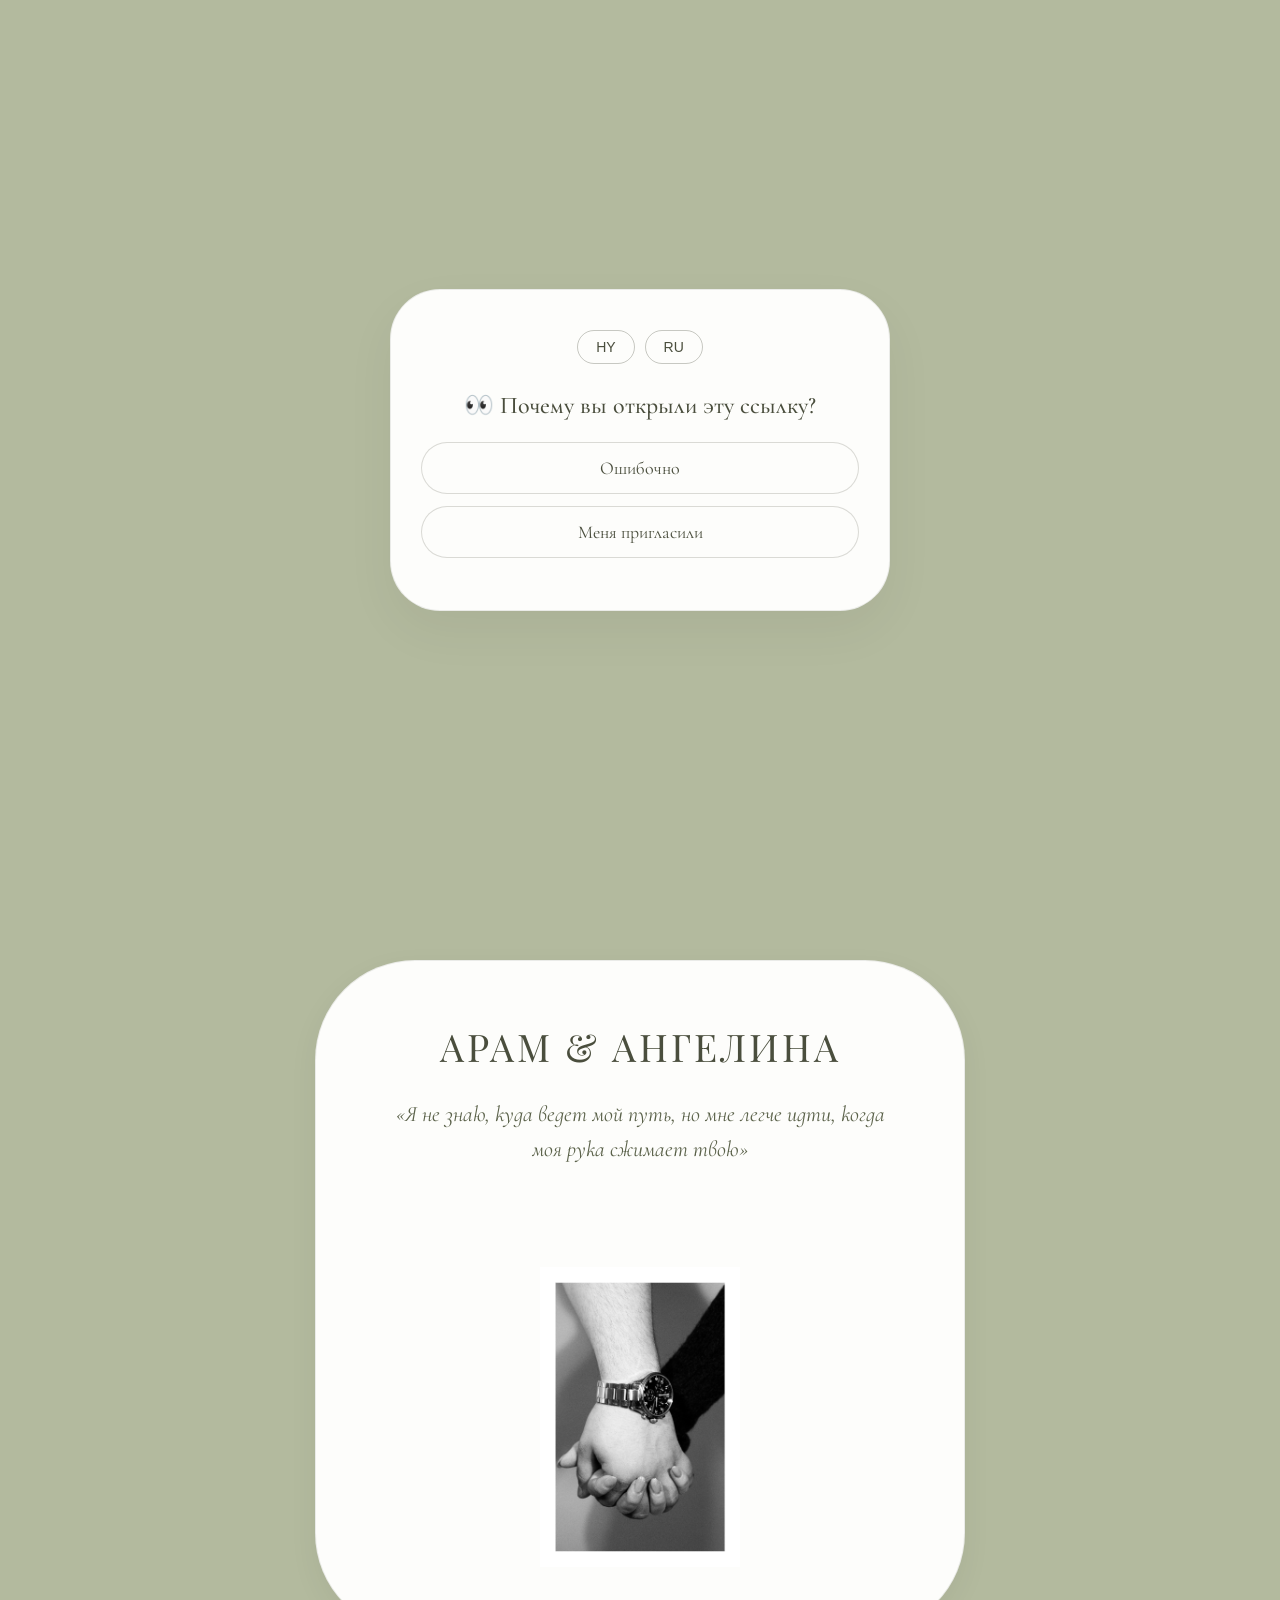
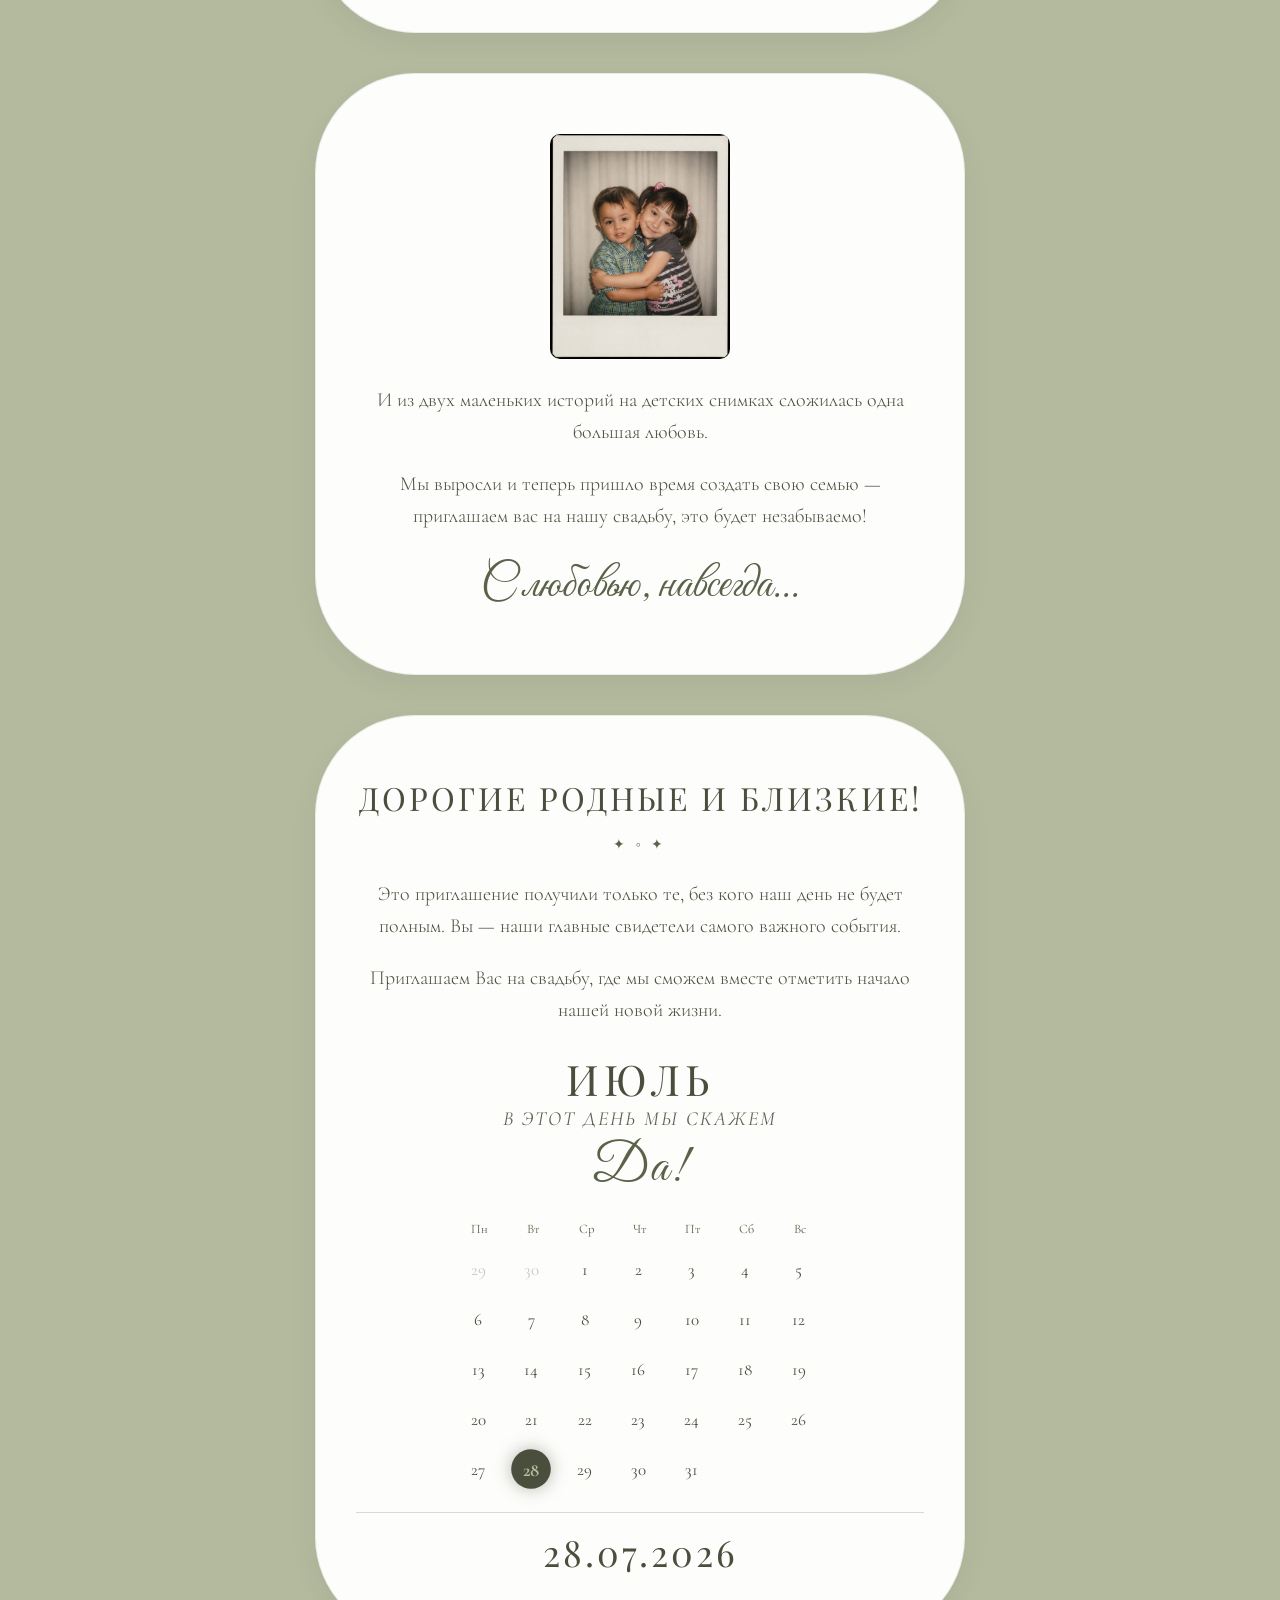
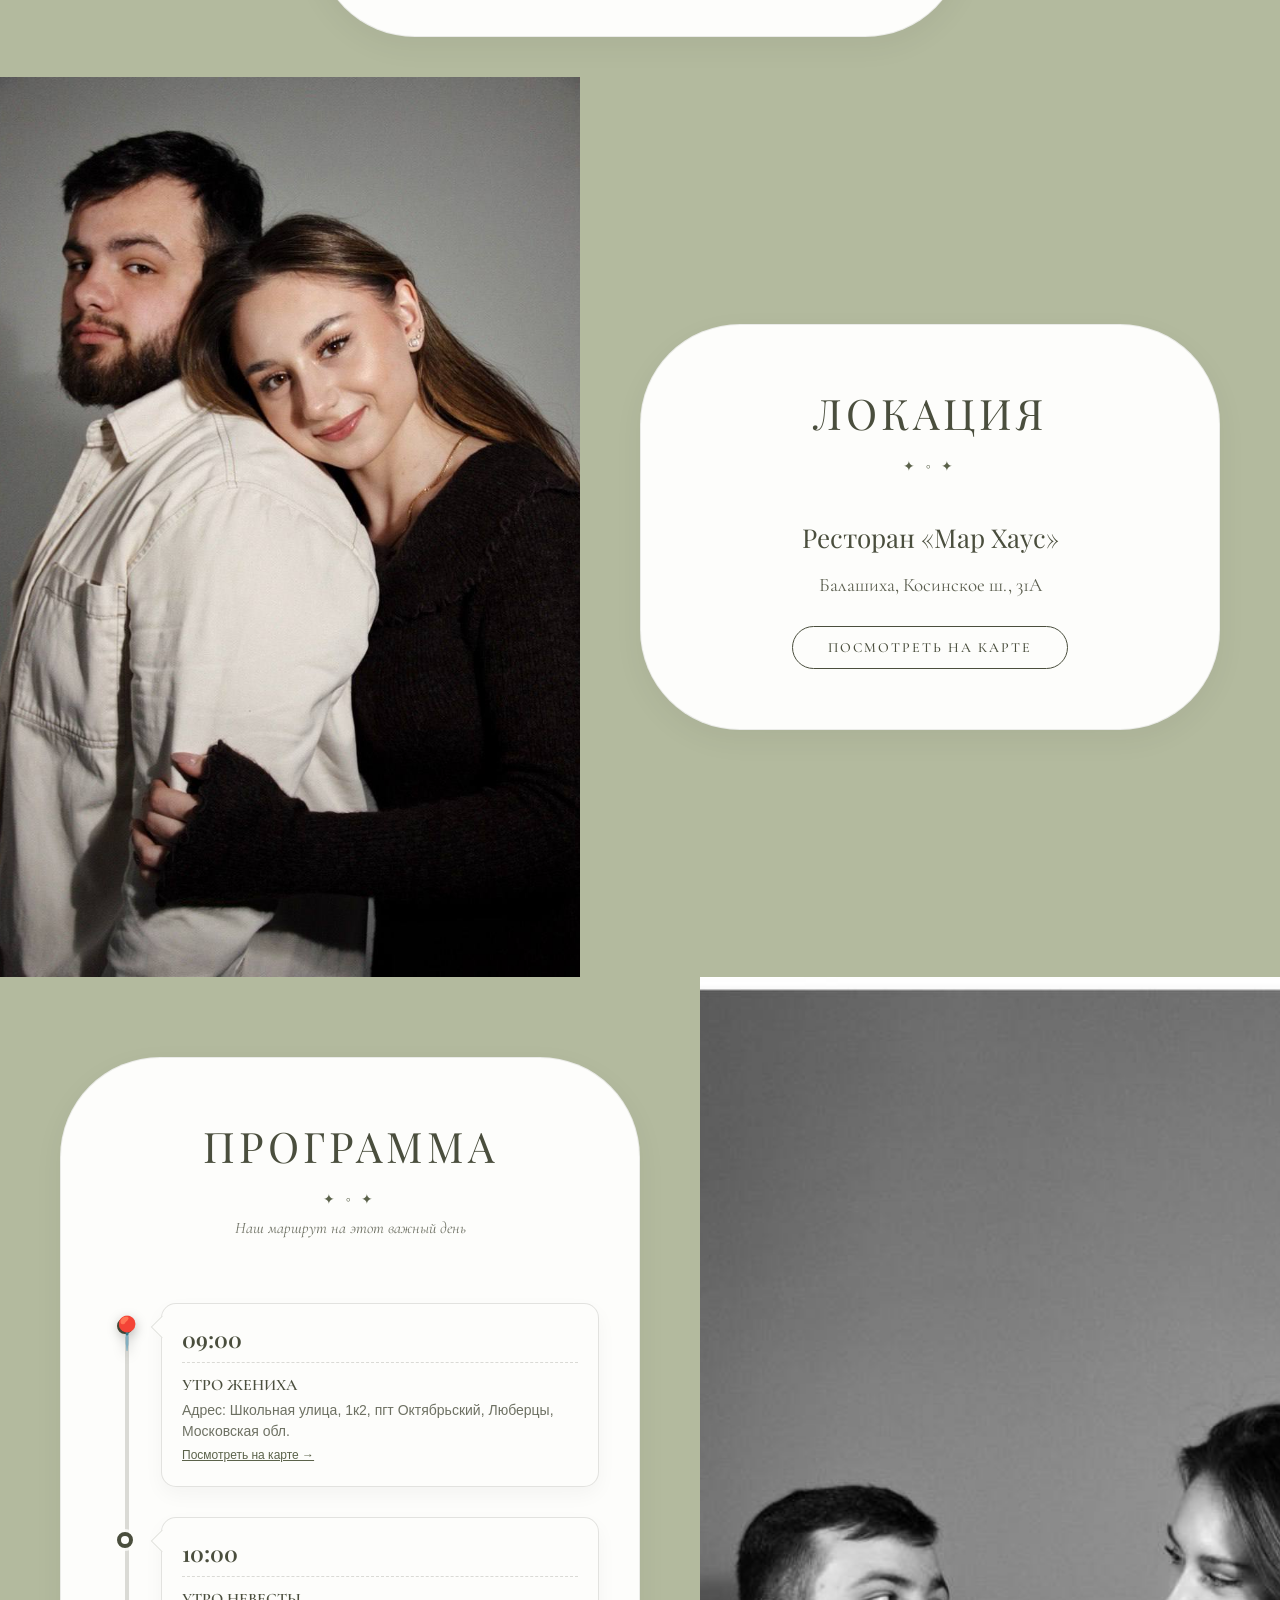
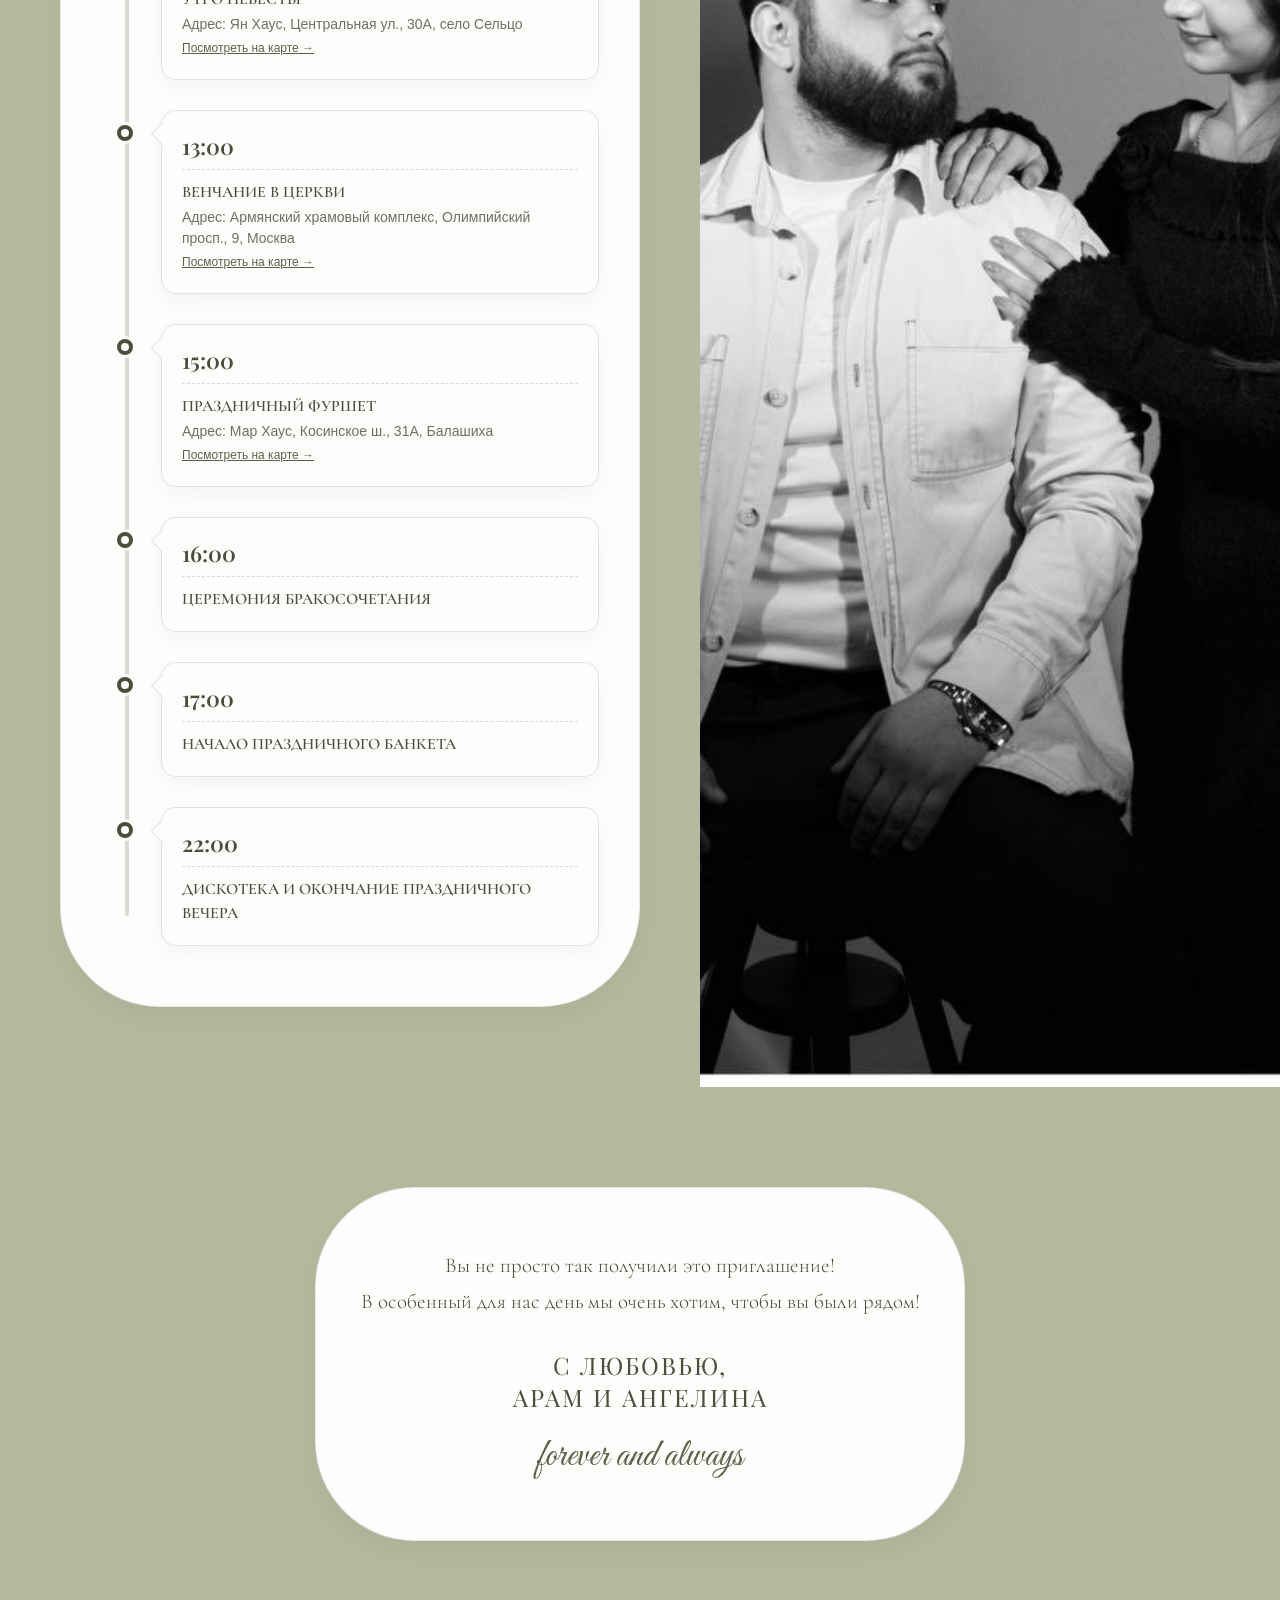
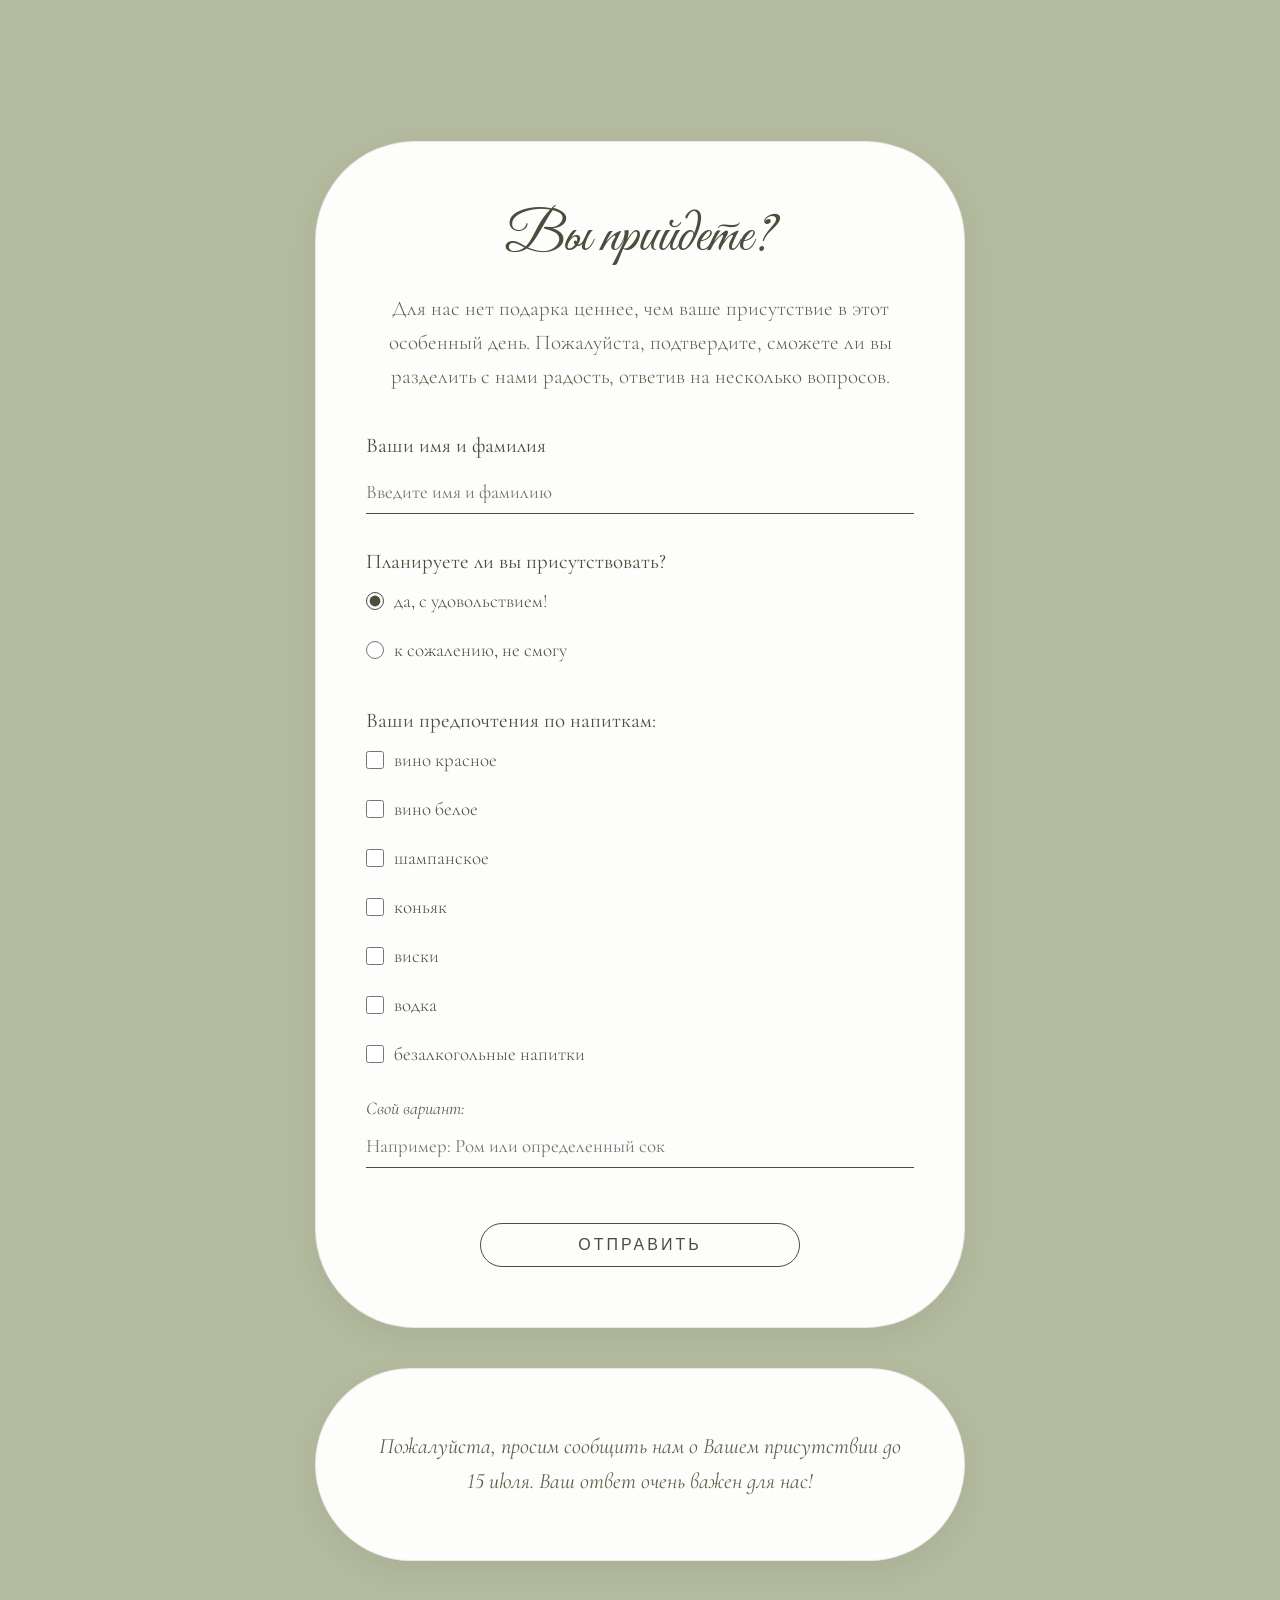
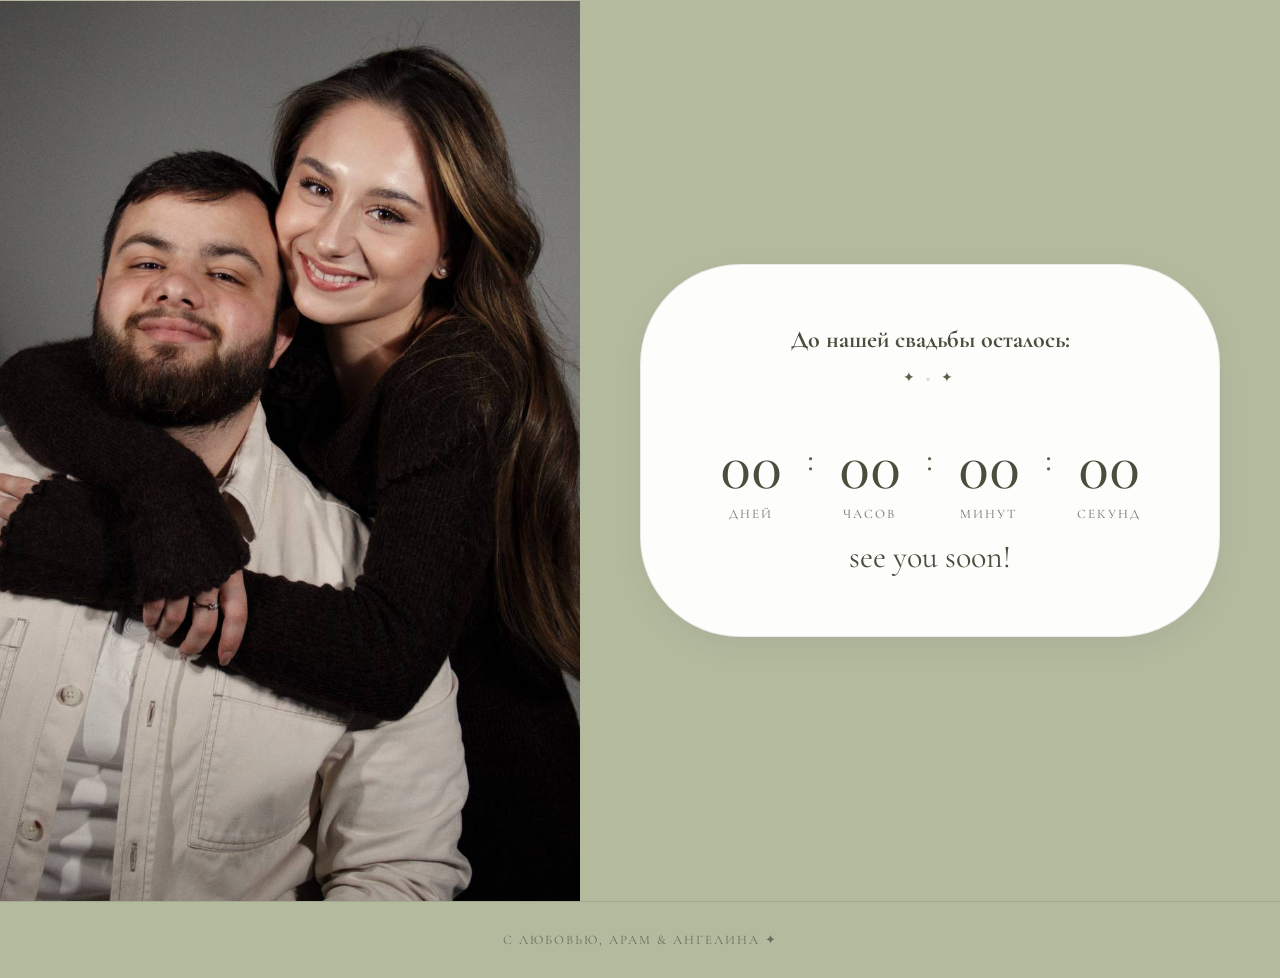
<file: index.html>
<!DOCTYPE html>
<html lang="ru">
<head>
    <meta charset="UTF-8">
    <meta name="viewport" content="width=device-width, initial-scale=1.0">

    <title>ARAM & ANGELINA</title>

    <link href="https://fonts.googleapis.com/css2?family=Cormorant+Garamond:ital,wght@0,300;0,400;0,500;0,600;0,700;1,400&family=Cormorant+Infant:ital,wght@0,400;0,600;1,400&family=Great+Vibes&family=Playfair+Display:ital,wght@0,400;1,400&display=swap" rel="stylesheet">

    <link href="https://unpkg.com/aos@2.3.1/dist/aos.css" rel="stylesheet">

    <style>
        *{
            margin:0;
            padding:0;
            box-sizing:border-box;
        }

        html{
            scroll-behavior:smooth;
        }

        body{
            font-family: 'Cormorant Garamond', 'Cormorant Infant', serif;
            background-color: #b3ba9e;
            color: #4a4e3d;
            overflow-x:hidden;
            -webkit-font-smoothing: antialiased;
        }

        /* NAVIGATION BAR */
        .nav-bar {
            position: absolute;
            top: 0;
            left: 0;
            width: 100%;
            display: flex;
            justify-content: space-between;
            align-items: center;
            padding: 30px 60px;
            z-index: 100;
            background: linear-gradient(to bottom, rgba(179, 186, 158, 0.95), transparent);
        }

        .nav-logo {
            font-size: 28px;
            font-weight: 400;
            letter-spacing: 2px;
            color: #5b624a;
            text-transform: uppercase;
        }

        .nav-links {
            display: flex;
            gap: 30px;
            list-style: none;
        }

        .nav-links a {
            color: #4a4e3d;
            text-decoration: none;
            font-size: 14px;
            text-transform: uppercase;
            letter-spacing: 2px;
            opacity: 0.8;
            transition: 0.3s;
        }

        .nav-links a:hover {
            opacity: 1;
            color: #5b624a;
        }

        /* GLOBAL LANGUAGE SWITCHER */
        .global-lang-switcher {
            display: flex;
            gap: 10px;
        }

        .global-lang-switcher button {
            border: 1px solid rgba(74, 78, 61, 0.4);
            padding: 6px 14px;
            border-radius: 20px;
            background: rgba(255, 255, 255, 0.2);
            color: #4a4e3d;
            cursor: pointer;
            font-size: 13px;
            letter-spacing: 1px;
            transition: all 0.3s ease;
        }

        .global-lang-switcher button:hover {
            background: #4a4e3d;
            color: #b3ba9e;
            transform: scale(1.05);
        }

        /* DECORATIVE ELEMENTS */
        .decor-title {
            position: relative;
            display: inline-block;
        }

        .decor-title::after {
            content: '✦  ◦  ✦';
            display: block;
            font-size: 14px;
            color: #5b624a;
            margin-top: 15px;
            letter-spacing: 4px;
            font-weight: 300;
            text-align: center;
        }

        /* CLOUD BLOCK STYLES (SHARED) */
        .cloud-section {
            padding: 60px 20px 40px;
            display: flex;
            justify-content: center;
            align-items: center;
            background-color: #b3ba9e;
        }

        .white-cloud {
            background: #fdfdfb;
            padding: 60px 40px;
            border-radius: 100px;
            box-shadow: 0 10px 30px rgba(0,0,0,0.05);
            max-width: 650px;
            width: 100%;
            text-align: center;
            position: relative;
            border: 1px solid rgba(74, 78, 61, 0.1);
            transition: transform 0.4s ease;
        }

        .white-cloud:hover {
            transform: translateY(-5px);
        }

        /* QUOTE BLOCK */
        .quote-names {
            font-size: 38px;
            letter-spacing: 3px;
            text-transform: uppercase;
            color: #4a4e3d;
            margin-bottom: 25px;
            font-weight: 400;
            font-family: 'Playfair Display', serif;
        }

        .quote-text {
            font-size: 22px;
            line-height: 1.6;
            color: #5b624a;
            font-style: italic;
            max-width: 500px;
            margin: 0 auto;
            font-family: 'Cormorant Infant', serif;
        }

        /* STORY BLOCK */
        .story-img-container {
            width: 180px;
            height: auto;
            margin: 0 auto 25px;
            overflow: hidden;
            border-radius: 10px;
        }

        .story-img-container img {
            width: 100%;
            height: auto;
            display: block;
            transition: transform 0.5s ease;
        }

        .white-cloud:hover .story-img-container img {
            transform: scale(1.08);
        }

        .story-block-text, .story-block-subtext {
            font-size: 20px;
            line-height: 1.6;
            color: #4a4e3d;
            margin-bottom: 20px;
            font-weight: 300;
        }

        .story-block-subtext {
            margin-bottom: 25px;
        }

        .story-block-signature {
            font-family: 'Great Vibes', cursive;
            font-size: 46px;
            color: #5b624a;
        }

        /* BLOCK STRUCTURE - SPLIT SECTION */
        .split-section {
            display: flex;
            width: 100%;
            min-height: 100vh;
            align-items: stretch;
            background-color: #b3ba9e;
        }

        .split-section.reverse {
            flex-direction: row-reverse;
        }

        .content-side {
            flex: 1;
            display: flex;
            flex-direction: column;
            justify-content: center;
            align-items: center;
            padding: 80px 60px;
            text-align: center;
            background-color: #b3ba9e;
        }

        .text-card {
            background-color: transparent;
            padding: 15px 0 0 0;
            max-width: 550px;
            width: 100%;
        }

        .image-side {
            flex: 1;
            position: relative;
            overflow: hidden;
        }

        .image-side img {
            width: 100%;
            height: 100%;
            object-fit: cover;
            display: block;
            transition: transform 0.7s ease;
        }

        .split-section:hover .image-side img {
            transform: scale(1.05);
        }

        /* HERO SECTION */
        .hero {
            position: relative;
            height: 100vh;
            width: 100%;
            display: flex;
            justify-content: center;
            align-items: center;
            text-align: center;
            overflow: hidden;
        }

        .hero-bg {
            position: absolute;
            inset: 0;
            z-index: 1;
        }

        .hero-bg img {
            width: 100%;
            height: 100%;
            object-fit: cover;
        }

        .hero-overlay {
            position: absolute;
            inset: 0;
            background: linear-gradient(to bottom, rgba(179, 186, 158, 0.4) 0%, rgba(179, 186, 158, 0.95) 100%);
            z-index: 2;
        }

        .hero-text {
            position: relative;
            z-index: 3;
            max-width: 800px;
            padding: 0 20px;
            margin-top: 80px;
        }

        .hero-text h1 {
            font-size: 64px;
            font-weight: 300;
            letter-spacing: 6px;
            color: #4a4e3d;
            line-height: 1.2;
            text-transform: uppercase;
            font-family: 'Playfair Display', serif;
        }

        .hero-text span {
            font-size: 54px;
            color: #5b624a;
            font-family: 'Great Vibes', cursive;
            display: block;
            margin: 15px 0 25px;
            text-transform: none;
            letter-spacing: 1px;
        }

        .hero-date {
            font-size: 16px;
            letter-spacing: 4px;
            color: rgba(74, 78, 61, 0.8);
            text-transform: uppercase;
        }

        /* CALENDAR STYLES */
        .calendar-title {
            font-size: 32px;
            font-weight: 400;
            letter-spacing: 3px;
            color: #4a4e3d;
            margin-bottom: 25px;
            text-transform: uppercase;
            font-family: 'Playfair Display', serif;
        }

        .calendar-text {
            font-size: 20px;
            line-height: 1.6;
            color: #4a4e3d;
            font-weight: 300;
            text-align: center;
            margin-bottom: 20px;
        }

        .month-title {
            font-size: 42px;
            margin-top: 25px;
            font-weight: 300;
            color: #4a4e3d;
            letter-spacing: 5px;
            text-transform: uppercase;
            font-family: 'Playfair Display', serif;
        }

        .yes-text {
            font-size: 20px;
            margin-bottom: 20px;
            font-style: italic;
            color: rgba(74, 78, 61, 0.9);
            text-transform: uppercase;
            letter-spacing: 2px;
        }

        .yes-text span {
            font-family: 'Great Vibes', cursive;
            color: #5b624a;
            font-size: 52px;
            font-style: normal;
            display: block;
            margin-top: 5px;
            text-transform: none;
        }

        .real-calendar {
            display: grid;
            grid-template-columns: repeat(7, 1fr);
            gap: 14px;
            max-width: 360px;
            margin: 20px auto;
            font-size: 17px;
        }

        .week {
            font-weight: 400;
            color: #5b624a;
            font-size: 13px;
        }

        .day {
            width: 36px;
            height: 36px;
            display: flex;
            justify-content: center;
            align-items: center;
            border-radius: 50%;
            color: #4a4e3d;
            transition: all 0.3s;
        }

        .muted { opacity: 0.3; }

        .wedding-day {
            background: #4a4e3d;
            color: #b3ba9e;
            font-weight: 700;
            position: relative;
            box-shadow: 0 0 15px rgba(74, 78, 61, 0.4);
            transform: scale(1.1);
        }

        .big-date {
            margin-top: 25px;
            font-size: 36px;
            font-weight: 300;
            letter-spacing: 3px;
            color: #4a4e3d;
            border-top: 1px solid rgba(74, 78, 61, 0.2);
            padding-top: 15px;
            font-family: 'Playfair Display', serif;
        }

        /* LOCATION BLOCK */
        .location-title {
            font-size: 42px;
            color: #4a4e3d;
            letter-spacing: 4px;
            font-weight: 300;
            font-family: 'Playfair Display', serif;
            margin-bottom: 10px;
        }

        .location-place {
            font-size: 26px;
            color: #4a4e3d;
            margin-top: 20px;
            margin-bottom: 15px;
            font-weight: 400;
            text-align: center;
            font-family: 'Playfair Display', serif;
        }

        .location-address {
            font-size: 19px;
            line-height: 1.6;
            color: rgba(74, 78, 61, 0.9);
            margin-bottom: 25px;
            text-align: center;
        }

        .map-button, .submit-btn {
            display: inline-block;
            padding: 12px 35px;
            border: 1px solid #4a4e3d;
            background: transparent;
            color: #4a4e3d;
            text-decoration: none;
            font-size: 14px;
            letter-spacing: 2px;
            text-transform: uppercase;
            transition: all 0.3s ease;
            font-weight: 500;
            border-radius: 30px;
            cursor: pointer;
        }

        .map-button:hover, .submit-btn:hover {
            background: #4a4e3d;
            color: #b3ba9e;
            box-shadow: 0 5px 15px rgba(0,0,0,0.1);
        }

        /* PROGRAM BLOCK */
        .program-title {
            font-size: 42px;
            color: #4a4e3d;
            letter-spacing: 4px;
            font-weight: 300;
            font-family: 'Playfair Display', serif;
            margin-bottom: 10px;
        }

        /* MAP ROUTE STYLES (Նոր Երթուղի) */
        .map-route-container {
            position: relative;
            padding-left: 60px;
            margin-top: 30px;
            text-align: left;
            width: 100%;
        }
        .route-line, .route-line-filled {
            position: absolute;
            left: 24px;
            top: 30px;
            bottom: 30px;
            width: 4px;
            border-radius: 2px;
        }
        .route-line {
            background: rgba(74, 78, 61, 0.2);
        }
        .route-line-filled {
            background: #5b624a;
            height: 0%;
            bottom: auto;
        }
        .route-traveler {
            position: absolute;
            left: 26px;
            top: 30px;
            transform: translate(-50%, -50%);
            font-size: 32px;
            z-index: 10;
            filter: drop-shadow(0 4px 6px rgba(0,0,0,0.3));
        }
        .route-item {
            position: relative;
            margin-bottom: 30px;
        }
        .route-item:last-child {
            margin-bottom: 0;
        }
        .route-dot {
            position: absolute;
            left: -44px;
            top: 15px;
            width: 16px;
            height: 16px;
            background: #fdfdfb;
            border: 4px solid #4a4e3d;
            border-radius: 50%;
            z-index: 2;
            box-shadow: 0 0 0 3px rgba(253,253,251,0.8);
            transition: all 0.3s ease;
        }
        .route-item:hover .route-dot {
            background: #5b624a;
            transform: scale(1.2);
        }
        .route-content {
            position: relative;
            background: #fdfdfb;
            padding: 20px;
            border-radius: 15px;
            border: 1px solid rgba(74, 78, 61, 0.15);
            box-shadow: 0 8px 20px rgba(0,0,0,0.04);
            transition: transform 0.3s;
        }
        .route-content:hover {
            transform: translateX(5px);
            box-shadow: 0 12px 25px rgba(0,0,0,0.08);
        }
        .route-content::before {
            content: '';
            position: absolute;
            left: -8px;
            top: 15px;
            width: 15px;
            height: 15px;
            background: #fdfdfb;
            border-left: 1px solid rgba(74, 78, 61, 0.15);
            border-bottom: 1px solid rgba(74, 78, 61, 0.15);
            transform: rotate(45deg);
        }
        .route-time {
            font-size: 22px;
            color: #4a4e3d;
            font-weight: 600;
            font-family: 'Playfair Display', serif;
            margin-bottom: 10px;
            border-bottom: 1px dashed rgba(74, 78, 61, 0.2);
            padding-bottom: 8px;
        }
        .program-text {
            font-size: 16px;
            line-height: 1.5;
        }

        /* ENVELOPE (THANK YOU SECTION) */
        .envelope-section {
            background-color: #b3ba9e;
            padding: 100px 20px;
            text-align: center;
            display: flex;
            justify-content: center;
        }

        .envelope-wrapper {
            background: #fdfdfb;
            padding: 60px 40px;
            border-radius: 100px;
            box-shadow: 0 10px 30px rgba(0,0,0,0.05);
            max-width: 650px;
            width: 100%;
            border: 1px solid rgba(74, 78, 61, 0.1);
        }

        .inner-white-card {
            background: #fdfdfb;
        }

        .inner-card-text {
            font-size: 21px;
            line-height: 1.7;
            color: #4a4e3d;
            margin-bottom: 30px;
            font-weight: 300;
        }

        .inner-card-signature {
            font-size: 24px;
            color: #4a4e3d;
            letter-spacing: 2px;
            text-transform: uppercase;
            font-family: 'Playfair Display', serif;
        }

        .envelope-script-text {
            font-family: 'Great Vibes', cursive;
            font-size: 38px;
            color: #5b624a;
            display: block;
            margin-top: 20px;
        }

        /* RSVP QUESTIONNAIRE STYLES */
        .rsvp-section {
            padding: 100px 20px 40px 20px;
            background-color: #b3ba9e;
            display: flex;
            justify-content: center;
        }

        .rsvp-container {
            background: #fdfdfb;
            padding: 60px 50px;
            border-radius: 100px;
            box-shadow: 0 10px 30px rgba(0,0,0,0.05);
            max-width: 650px;
            width: 100%;
            border: 1px solid rgba(74, 78, 61, 0.1);
            text-align: center;
        }

        .rsvp-container h2 {
            font-family: 'Great Vibes', cursive;
            font-size: 56px;
            color: #4a4e3d;
            margin-bottom: 20px;
            font-weight: 400;
        }

        .rsvp-container p {
            font-size: 21px;
            line-height: 1.6;
            color: #5b624a;
            margin-bottom: 40px;
            font-weight: 300;
        }

        .deadline-text {
            font-size: 22px;
            line-height: 1.6;
            color: #5b624a;
            font-style: italic;
            max-width: 540px;
            margin: 0 auto;
            font-family: 'Cormorant Infant', serif;
        }

        .input-group {
            margin-bottom: 35px;
            text-align: left;
            transition: all 0.4s ease;
        }

        .input-group label {
            font-size: 21px;
            color: #4a4e3d;
            margin-bottom: 12px;
            display: block;
            font-weight: 400;
        }

        .input-group input[type="text"] {
            width: 100%;
            border: none;
            border-bottom: 1px solid #4a4e3d;
            background: transparent;
            padding: 10px 0;
            font-family: 'Cormorant Garamond', serif;
            font-size: 19px;
            color: #4a4e3d;
            outline: none;
        }

        .radio-group, .checkbox-group {
            display: flex;
            flex-direction: column;
            gap: 14px;
            margin-top: 15px;
        }

        .radio-group label, .checkbox-group label {
            font-size: 19px;
            color: #4a4e3d;
            cursor: pointer;
            display: flex;
            align-items: center;
            gap: 10px;
            font-weight: 300;
        }

        .radio-group input, .checkbox-group input {
            accent-color: #4a4e3d;
            width: 18px;
            height: 18px;
            cursor: pointer;
        }

        .custom-drink-group {
            margin-top: 20px;
        }

        .custom-drink-group label {
            font-size: 18px;
            color: #5b624a;
            font-style: italic;
            margin-bottom: 5px;
        }

        .submit-btn {
            border: 1px solid #4a4e3d;
            padding: 12px 60px;
            border-radius: 30px;
            background: transparent;
            font-size: 16px;
            letter-spacing: 3px;
            width: 100%;
            max-width: 320px;
            margin-top: 20px;
        }

        /* COUNTDOWN BLOCK */
        .countdown-container {
            display: flex;
            justify-content: center;
            align-items: center;
            gap: 25px;
            margin-top: 30px;
            margin-bottom: 10px;
        }

        .timer-block {
            display: flex;
            flex-direction: column;
            align-items: center;
        }

        .timer-number {
            font-size: 52px;
            color: #4a4e3d;
            font-weight: 300;
            font-family: 'Playfair Display', serif;
        }

        .timer-label {
            font-size: 13px;
            color: rgba(74, 78, 61, 0.8);
            text-transform: uppercase;
            letter-spacing: 2px;
            margin-top: 5px;
        }

        .timer-divider {
            font-size: 36px;
            color: #5b624a;
            align-self: flex-start;
            margin-top: 5px;
        }

        .footer-signature {
            width: 100%;
            text-align: center;
            padding: 30px 20px;
            font-size: 13px;
            text-transform: uppercase;
            letter-spacing: 2px;
            color: rgba(74, 78, 61, 0.7);
            background-color: #b3ba9e;
            border-top: 1px solid rgba(74, 78, 61, 0.15);
        }

        /* MUSIC CONTROL */
        .music-control {
            position: fixed;
            bottom: 30px;
            right: 30px;
            z-index: 9999;
        }

        .music-btn {
            width: 50px;
            height: 50px;
            border-radius: 50%;
            background-color: #fdfdfb;
            border: 1px solid rgba(74, 78, 61, 0.3);
            box-shadow: 0px 4px 15px rgba(0,0,0,0.1);
            cursor: pointer;
            display: flex;
            align-items: center;
            justify-content: center;
            transition: all 0.3s ease;
        }

        .music-btn:hover {
            transform: scale(1.1);
        }

        .pause-icon {
            display: flex;
            gap: 4px;
        }

        .pause-icon span {
            width: 4px;
            height: 16px;
            background-color: #4a4e3d;
            display: inline-block;
        }

        .play-icon {
            width: 0;
            height: 0;
            border-top: 8px solid transparent;
            border-bottom: 8px solid transparent;
            border-left: 14px solid #4a4e3d;
            margin-left: 4px;
        }

        /* LOADING SCREEN */
        .loading-screen {
            position: fixed;
            inset: 0;
            background: #b3ba9e;
            display: flex;
            justify-content: center;
            align-items: center;
            z-index: 99999;
            transition: 1s cubic-bezier(0.7, 0, 0.3, 1);
            padding: 20px;
        }

        .quiz-box {
            width: 100%;
            max-width: 500px;
            padding: 40px 30px;
            text-align: center;
            background: #fdfdfb;
            border-radius: 50px;
            border: 1px solid rgba(74, 78, 61, 0.1);
            box-shadow: 0 20px 50px rgba(0,0,0,0.05);
        }

        .start-lang {
            display: flex;
            justify-content: center;
            gap: 10px;
            margin-bottom: 25px;
        }

        .start-lang button {
            border: 1px solid rgba(74, 78, 61, 0.3);
            padding: 8px 18px;
            border-radius: 20px;
            background: transparent;
            color: #4a4e3d;
            cursor: pointer;
            font-size: 14px;
            transition: 0.3s;
        }

        .start-lang button:hover {
            background: rgba(74, 78, 61, 0.1);
        }

        .question {
            font-size: 24px;
            color: #4a4e3d;
            margin-bottom: 20px;
            font-weight: 500;
            line-height: 1.4;
        }

        .option-btn {
            display: block;
            width: 100%;
            padding: 14px;
            margin: 12px 0;
            background: #fdfdfb;
            border: 1px solid rgba(74, 78, 61, 0.2);
            border-radius: 30px;
            cursor: pointer;
            font-size: 18px;
            color: #4a4e3d;
            font-family: 'Cormorant Garamond', serif;
            transition: 0.3s ease;
        }

        .option-btn:hover {
            background: #4a4e3d;
            color: #b3ba9e;
            box-shadow: 0 5px 15px rgba(0,0,0,0.05);
        }

        #final-message {
            display: none;
            font-size: 22px;
            color: #4a4e3d;
            margin-bottom: 20px;
            line-height: 1.5;
        }

        .open-btn {
            border: 1px solid #4a4e3d;
            padding: 14px 40px;
            background: #4a4e3d;
            color: #b3ba9e;
            font-size: 18px;
            letter-spacing: 1px;
            text-transform: uppercase;
            cursor: pointer;
            transition: 0.3s ease;
            border-radius: 30px;
            margin-top: 15px;
        }

        .open-btn:hover {
            background: transparent;
            color: #4a4e3d;
        }

        /* ==========================================================================
           RESPONSIVE DESIGN (MOBILE FIXES)
           ========================================================================== */
        @media (max-width: 768px) {
            .nav-bar { padding: 15px 20px; }
            .nav-logo { font-size: 20px; }
            .nav-links { display: none; }
            .global-lang-switcher button { padding: 6px 12px; font-size: 12px; }

            .hero-text h1 { font-size: 32px; letter-spacing: 2px; }
            .hero-text span { font-size: 26px; }
            .hero-date { font-size: 14px; letter-spacing: 2px; }

            .white-cloud, .rsvp-container, .envelope-wrapper {
                border-radius: 30px !important;
                padding: 30px 20px !important;
                width: 92%;
                margin: 0 auto;
            }

            .quote-names { font-size: 24px; margin-bottom: 15px; }
            .quote-text, .story-block-text, .story-block-subtext, .calendar-text, .location-address, .inner-card-text, .rsvp-container p, .input-group label, .radio-group label, .checkbox-group label {
                font-size: 16px;
            }
            .story-block-signature { font-size: 28px; }

            .calendar-title, .location-title, .program-title, .next-day-title { font-size: 20px; letter-spacing: 1px; }
            .month-title { font-size: 26px; }
            .yes-text span { font-size: 32px; }
            .big-date { font-size: 24px; }

            .split-section, .split-section.reverse {
                flex-direction: column !important;
                min-height: auto;
            }
            .content-side { padding: 30px 10px; width: 100%; }

            /* Image fix */
            .image-side { height: auto !important; width: 100%; }
            .image-side img { height: auto !important; object-fit: contain !important; }
            .hero-bg img { object-fit: contain !important; }

            /* Map Route Mobile fixes */
            .map-route-container { padding-left: 45px; }
            .route-line, .route-line-filled { left: 14px; }
            .route-traveler { left: 16px; font-size: 26px; }
            .route-dot { left: -38px; }
            .route-content { padding: 15px; }
            .route-time { font-size: 19px; }

            .real-calendar { gap: 6px; font-size: 14px; }
            .day { width: 32px; height: 32px; }
            .week { font-size: 12px; }

            .timer-number { font-size: 26px; }
            .timer-label { font-size: 10px; letter-spacing: 1px; }
            .countdown-container { gap: 10px; }
            .timer-divider { font-size: 20px; }

            .quiz-box { padding: 30px 15px; border-radius: 30px; width: 90%; }
            .question { font-size: 18px; }
            .option-btn { font-size: 15px; padding: 10px; }
            .rsvp-container h2 { font-size: 38px; }
        }
    </style>
</head>

<body>

<nav class="nav-bar">
    <div class="nav-logo">A & A</div>
    <ul class="nav-links">
        <li><a href="#">Home</a></li>
        <li><a href="#">Our Story</a></li>
        <li><a href="#">Wedding Info</a></li>
    </ul>
    <div class="global-lang-switcher">
        <button onclick="setLanguage('hy')">HY</button>
        <button onclick="setLanguage('ru')">RU</button>
    </div>
</nav>

<div class="loading-screen" id="loadingScreen">
    <div class="quiz-box">
        <div class="start-lang">
            <button onclick="setLanguage('hy')">HY</button>
            <button onclick="setLanguage('ru')">RU</button>
        </div>
        <div id="question-area">
            <h2 id="q-text" class="question">Loading...</h2>
            <div id="options-area"></div>
        </div>
        <div id="final-message">
            <span id="finalMsgText">🎉 Շնորհավորում ենք։ Դուք պաշտոնապես հաստատված հյուր եք։</span>
            <br><br>
            <button class="open-btn" id="openBtn" onclick="openSite()">Բացեք հրավերը 😎🍾</button>
        </div>
    </div>
</div>

<header class="hero">
    <div class="hero-bg"><img src="01.jpg" alt="Hero Image"></div>
    <div class="hero-overlay"></div>
    <div class="hero-text" data-aos="fade-up" data-aos-duration="1500">
        <h1>ARAM & ANGELINA</h1>
        <span id="heroSubtitle">Our Forever Begins Here</span>
        <div class="hero-date">JULY 28, 2026</div>
    </div>
</header>

<section class="cloud-section">
    <div class="white-cloud" data-aos="fade-up" data-aos-duration="1000">
        <div class="quote-names" id="quoteNames">Արամ & Անգելինա</div>
        <p class="quote-text" id="quoteText">«Я не знаю, куда ведет мой путь, но мне легче идти, когда моя рука сжимает твою»</p>
        <div style="margin-top: 100px; text-align: center;">
            <img src="55.jpg" alt="505" style="width: 200px; height: auto; display: inline-block;">
        </div>
    </div>
</section>

<section class="cloud-section" style="padding-top: 0;">
    <div class="white-cloud" data-aos="fade-up" data-aos-duration="1000">
        <div class="story-img-container">
            <img src="50.png" alt="Locket / Story Image">
        </div>
        <p class="story-block-text" id="storyBlockText">И из двух маленьких историй на детских снимках сложилась одна большая любовь.</p>
        <p class="story-block-subtext" id="storyBlockSubtext">Мы выросли и теперь пришло время создать свою семью — приглашаем вас на нашу свадьбу, это будет незабываемо!</p>
        <div class="story-block-signature" id="storyBlockSignature">С любовью, навсегда...</div>
    </div>
</section>

<section class="cloud-section" style="padding-top: 0;">
    <div class="white-cloud" data-aos="zoom-in" data-aos-duration="1200">
        <h2 class="calendar-title decor-title" id="calTitle">ДОРОГИЕ РОДНЫЕ И БЛИЗКИЕ!</h2>
        <p class="calendar-text" id="calTxt1">Это приглашение получили только те, без кого наш день не будет полным. Вы — наши главные свидетели самого важного события.</p>
        <p class="calendar-text" id="calTxt2">Приглашаем Вас на свадьбу, где мы сможем вместе отметить начало нашей новой жизни.</p>
        <h3 class="month-title" id="calMonth">ИЮЛЬ</h3>
        <div class="yes-text" id="calYes">В ЭТОТ ДЕНЬ МЫ СКАЖЕМ <span>Да!</span></div>
        <div class="real-calendar" id="calendarGrid"></div>
        <div class="big-date">28.07.2026</div>
    </div>
</section>

<section class="split-section reverse">
    <div class="content-side" data-aos="fade-right" data-aos-duration="1000">
        <div class="white-cloud">
            <h2 class="location-title decor-title" id="locTitle">ЛОКАЦИЯ</h2>
            <div class="text-card" style="text-align: center;">
                <p class="location-place" id="locPlace">Ресторан «Мар Хаус»</p>
                <p class="location-address" id="locAddress">Балашиха, Косинское ш., 31А</p>
                <a href="https://yandex.ru/maps/org/mar_khaus/226330050771?si=pq1abn0g1rhj99z7wmzcgrjfy4" target="_blank" class="map-button" id="locBtn">Посмотреть на карте</a>
            </div>
        </div>
    </div>
    <div class="image-side" data-aos="fade-left" data-aos-duration="1000">
        <img src="02.jpg" alt="Location Side Image">
    </div>
</section>

<section class="split-section">
    <div class="content-side" data-aos="fade-left" data-aos-duration="1000">
        <div class="white-cloud">
            <h2 class="program-title decor-title" id="progTitle">ПРОГРАММА</h2>
            <p style="text-align:center; font-style:italic; margin-bottom: 20px; color:rgba(74, 78, 61, 0.8);" id="progSubtitle"></p>

            <div class="text-card" style="text-align: left; display: flex; justify-content: center; width: 100%;">
                <div class="map-route-container" id="mapRouteContainer">
                    <div class="route-line"></div>
                    <div class="route-line-filled" id="routeLineFilled"></div>
                    <div class="route-traveler" id="routeTraveler">📍</div>

                    <div class="route-item" data-aos="fade-up" data-aos-delay="50">
                        <div class="route-dot"></div>
                        <div class="route-content">
                            <div class="route-time">09:00</div>
                            <div class="program-text" id="prog1"></div>
                        </div>
                    </div>
                    <div class="route-item" data-aos="fade-up" data-aos-delay="100">
                        <div class="route-dot"></div>
                        <div class="route-content">
                            <div class="route-time">10:00</div>
                            <div class="program-text" id="prog2"></div>
                        </div>
                    </div>
                    <div class="route-item" data-aos="fade-up" data-aos-delay="150">
                        <div class="route-dot"></div>
                        <div class="route-content">
                            <div class="route-time">13:00</div>
                            <div class="program-text" id="prog3"></div>
                        </div>
                    </div>
                    <div class="route-item" data-aos="fade-up" data-aos-delay="200">
                        <div class="route-dot"></div>
                        <div class="route-content">
                            <div class="route-time">15:00</div>
                            <div class="program-text" id="prog4"></div>
                        </div>
                    </div>
                    <div class="route-item" data-aos="fade-up" data-aos-delay="250">
                        <div class="route-dot"></div>
                        <div class="route-content">
                            <div class="route-time">16:00</div>
                            <div class="program-text" id="prog5"></div>
                        </div>
                    </div>
                    <div class="route-item" data-aos="fade-up" data-aos-delay="300">
                        <div class="route-dot"></div>
                        <div class="route-content">
                            <div class="route-time">17:00</div>
                            <div class="program-text" id="prog6"></div>
                        </div>
                    </div>
                    <div class="route-item" data-aos="fade-up" data-aos-delay="350">
                        <div class="route-dot"></div>
                        <div class="route-content">
                            <div class="route-time">22:00</div>
                            <div class="program-text" id="prog7"></div>
                        </div>
                    </div>
                </div>
            </div>
        </div>
    </div>
    <div class="image-side" data-aos="fade-right" data-aos-duration="1000">
        <img src="07.jpg" alt="Program Side Image">
    </div>
</section>

<section class="envelope-section">
    <div class="envelope-wrapper" data-aos="flip-up" data-aos-duration="1200">
        <div class="inner-white-card">
            <p class="inner-card-text" id="envTxt">Вы не просто так получили это приглашение!<br>В особенный для нас день мы очень хотим, чтобы вы были рядом!</p>
            <div class="inner-card-signature" id="envSign">С любовью,<br>Арам и Ангелина</div>
        </div>
        <span class="envelope-script-text">forever and always</span>
    </div>
</section>

<section class="rsvp-section">
    <div class="rsvp-container" data-aos="fade-up" data-aos-duration="1000">
        <h2 id="rsvpMainTitle">Вы прийдете?</h2>
        <p id="rsvpSubtitle">Для нас нет подарка ценнее, чем ваше присутствие в этот особенный день. Пожалуйста, подтвердите, сможете ли вы разделить с нами радость, ответив на несколько вопросов.</p>

        <form id="rsvp-wedding-form">
            <div class="input-group">
                <label for="guest-name" id="lblRsvpName">Ваши имя и фамилия</label>
                <input type="text" id="guest-name" name="guest_name" required placeholder="Введите имя и фамилию">
            </div>

            <div class="input-group">
                <label id="lblRsvpAttendance">Планируете ли вы присутствовать?</label>
                <div class="radio-group">
                    <label><input type="radio" name="attendance" value="Да, с удовольствием!" checked> <span id="optAttendanceYes">да, с удовольствием!</span></label>
                    <label><input type="radio" name="attendance" value="К сожалению, не смогу"> <span id="optAttendanceNo">к сожалению, не смогу</span></label>
                </div>
            </div>

            <div class="input-group" id="drinks-section">
                <label id="lblRsvpDrinks">Ваши предпочтения по напиткам:</label>
                <div class="checkbox-group">
                    <label><input type="checkbox" name="drinks" value="Вино красное"> <span id="optDrinkRed">вино красное</span></label>
                    <label><input type="checkbox" name="drinks" value="Вино белое"> <span id="optDrinkWhite">вино белое</span></label>
                    <label><input type="checkbox" name="drinks" value="Шампанское"> <span id="optDrinkChamp">шампанское</span></label>
                    <label><input type="checkbox" name="drinks" value="Коньяк"> <span id="optDrinkCognac">коньяк</span></label>
                    <label><input type="checkbox" name="drinks" value="Виски"> <span id="optDrinkWhiskey">виски</span></label>
                    <label><input type="checkbox" name="drinks" value="Водка"> <span id="optDrinkVodka">водка</span></label>
                    <label><input type="checkbox" name="drinks" value="Безалкогольные напитки"> <span id="optDrinkNonAlc">безалкогольные напитки</span></label>
                </div>
                <div class="custom-drink-group">
                    <label for="custom-drink" id="optDrinkOwn">Свой вариант:</label>
                    <input type="text" id="custom-drink" name="custom_drink" placeholder="Например: Ром или определенный сок">
                </div>
            </div>

            <button type="submit" class="submit-btn" id="btnRsvpSubmit">ОТПРАВИТЬ</button>
        </form>
    </div>
</section>

<section class="cloud-section" style="padding-top: 0;">
    <div class="white-cloud" data-aos="fade-up" data-aos-duration="1000">
        <p class="deadline-text" id="deadlineNoticeText"></p>
    </div>
</section>

<section class="split-section reverse">
    <div class="content-side" data-aos="fade-up" data-aos-duration="1000">
        <div class="white-cloud">
            <h2 class="next-day-title decor-title" id="countTitle">До нашей свадьбы осталось:</h2>
            <div class="text-card" style="text-align: center;">
                <div class="countdown-container">
                    <div class="timer-block">
                        <div class="timer-number" id="days">00</div><div class="timer-label" id="lblDays">дней</div>
                    </div>
                    <div class="timer-divider">:</div>
                    <div class="timer-block">
                        <div class="timer-number" id="hours">00</div><div class="timer-label" id="lblHours">часов</div>
                    </div>
                    <div class="timer-divider">:</div>
                    <div class="timer-block">
                        <div class="timer-number" id="minutes">00</div><div class="timer-label" id="lblMin">минут</div>
                    </div>
                    <div class="timer-divider">:</div>
                    <div class="timer-block">
                        <div class="timer-number" id="seconds">00</div><div class="timer-label" id="lblSec">секунд</div>
                    </div>
                </div>
            </div>
            <div class="love-signature" style="font-size:32px; margin-top: 15px;">see you soon!</div>
        </div>
    </div>
    <div class="image-side">
        <img src="04.jpg" alt="Countdown Side Image">
    </div>
</section>

<footer class="footer-signature" id="footerSign">
    WITH LOVE, ARAM & ANGELINA ✦
</footer>

<div class="music-control">
    <button class="music-btn" id="musicBtn" onclick="toggleMusic(event)">
        <div class="pause-icon" id="musicIcon">
            <span></span>
            <span></span>
        </div>
    </button>
</div>

<audio id="bgAudio" loop preload="auto">
    <source src="1010.mp3" type="audio/mpeg">
</audio>

<script src="https://unpkg.com/aos@2.3.1/dist/aos.js"></script>

<script>
    AOS.init({ once: true });

    const quizTranslations = {
        hy: {
            finalMsg: "🎉 Շնորհավորում ենք։ Դուք պաշտոնապես հաստատված հյուր եք։",
            openBtnText: "Բացեք հրավերը 😎🍾",
            questions: [
                { q: "👀 Ինչո՞ւ եք բացել այս հղումը.", a: ["Սխալմամբ", "Ինձ հրավիրել են"] },
                { q: "🤔 Ովքե՞ր են ամուսնանում.", a: ["Արամ և Անգելինա", "Ռոմեո և Ջուլիետ", "Շրեկ և Ֆիոնա"] },
                { q: "🍷 Հարսանիքում ինչքա՞ն եք պատրաստվում ուտել.", a: ["Մի քիչ, քաղաքավարի եմ 😇", "Նորմալ", "Այնքան, որ աթոռը հիշի ինձ երկար տարիներ 😎"] },
                { q: "Ինչո՞ւ եք գալու այս հարսանիքին.", a: ["Արամի համար", "Անգելինայի համար", "Համով խորովածի համար 🌚"] }
            ]
        },
        ru: {
            finalMsg: "🎉 Поздравляем! Вы официально подтвержденный гость.",
            openBtnText: "Открыть приглашение 😎🍾",
            questions: [
                { q: "👀 Почему вы открыли эту ссылку?", a: ["Ошибочно", "Меня пригласили"] },
                { q: "🤔 Кто женится?", a: ["Арам и Ангелина", "Ромео и Джульетта", "Шрек и Фиона"] },
                { q: "🍷 Сколько вы планируете съесть на свадьбе?", a: ["Немного, я вежливый гость 😇", "Нормально", "Так много, что стул запомнит меня на годы 😎"] },
                { q: "Почему вы придете на эту свадьбу?", a: ["Ради Арама", "Ради Ангелины", "Ради вкусного шашлыка 🌚"] }
            ]
        }
    };

    const translations = {
        hy: {
            heroSubtitle: "Our Forever Begins Here",
            quoteNames: "Արամ & Անգելինա",
            quoteText: "«Ես չգիտեմ, թե ուր է տանում իմ ուղին, բայց ինձ համար ավելի հեշտ է քայլել, երբ իմ ձեռքը սեղմում է քո ձեռքը»",
            storyBlockText: "Եվ մանկական լուսանկարների երկու փոքրիկ պատմություններից հյուսվեց մեկ մեծ սեր։",
            storyBlockSubtext: "Մենք մեծացել ենք, և այժմ եկել է մեր ընտանիքը ստեղծելու ժամանակը․ սիրով հրավիրում ենք ձեզ մեր հարսանիքին, այն կլինի անմոռանալի։",
            storyBlockSignature: "Սիրով՝ ընդմիշտ...",
            calTitle: "ՍԻՐԵԼԻ ՀԱՐԱԶԱՏՆԵՐ ԵՎ ՄՏԵՐԻՄՆԵՐ!",
            calTxt1: "Այս հրավերը ստացել են միայն նրանք, առանց ում մեր օրը լիարժեք չէր լինի: Դուք մեր ամենակարևոր իրադարձության գլխավոր վկաներն եք:",
            calTxt2: "Սիրով հրավիրում ենք ձեզ մեր հարսանիքին, որտեղ միասին կնշենք մեր նոր կյանքի սկիզբը:",
            calMonth: "ՀՈՒԼԻՍ",
            calYes: "ԱՅՍ ՕՐԸ ՄԵՆՔ ԿԱՍԵՆՔ <span>Այո!</span>",
            calWeeks: ["Երկ", "Երք", "Չոր", "Հնգ", "Ուրբ", "Շաբ", "Կիր"],
            locTitle: "ՎԱՅՐԸ",
            locPlace: "«Մար Հաուս» ռեստորան",
            locAddress: "Բալաշիխա, Կոսինսկոյե խճուղի, 31Ա",
            locBtn: "Դիտել քարտեզի վրա",
            progTitle: "ԾՐԱԳԻՐ",
            progSubtitle: "Մեր երթուղին այս կարևոր օրվա համար",
            prog1: "<strong style='font-weight:600; text-transform:uppercase;'>Փեսայի առավոտը</strong><br><span style='font-size:14px; opacity:0.8; display:block; margin-top:3px; font-family:sans-serif;'>Հասցե՝ Շկոլնայա փողոց, 1կ2, քտհ Օկտյաբրսկի, Լյուբերցի, Մոսկվայի մարզ</span><a href=\"https://yandex.ru/maps?ol=geo&text=%D0%A8%D0%BA%D0%BE%D0%BB%D1%8C%D0%BD%D0%B0%D1%8F%20%D1%83%D0%BB%D0%B8%D1%86%D0%B0,%201%D0%BA2&sll=37.971598,55.610748&sspn=0.004648,0.008211&si=pq1abn0g1rhj99z7wmzcgrjfy4\" target=\"_blank\" style='font-size:12px; color:#5b624a; text-decoration:underline; font-family:sans-serif; display:inline-block; margin-top:3px;'>Դիտել քարտեզի վրա →</a>",
            prog2: "<strong style='font-weight:600; text-transform:uppercase;'>Հարսի առավոտը</strong><br><span style='font-size:14px; opacity:0.8; display:block; margin-top:3px; font-family:sans-serif;'>Հասցե՝ Յան Հաուս, Ցենտրալնայա փողոց, 30Ա, գյուղ Սելցո</span><a href=\"https://yandex.ru/maps/org/yan_khaus/48271719770?si=pq1abn0g1rhj99z7wmzcgrjfy4\" target=\"_blank\" style='font-size:12px; color:#5b624a; text-decoration:underline; font-family:sans-serif; display:inline-block; margin-top:3px;'>Դիտել քարտեզի վրա →</a>",
            prog3: "<strong style='font-weight:600; text-transform:uppercase;'>Պսակադրություն եկեղեցում</strong><br><span style='font-size:14px; opacity:0.8; display:block; margin-top:3px; font-family:sans-serif;'>Հասցե՝ Հայկական եկեղեցական համալիր, Օլիմպիյսկի պրոսպեկտ, 9, Մոսկվա</span><a href=\"https://yandex.ru/maps/org/armyanskiy_khramovy_kompleks/71496820169?si=pq1abn0g1rhj99z7wmzcgrjfy4\" target=\"_blank\" style='font-size:12px; color:#5b624a; text-decoration:underline; font-family:sans-serif; display:inline-block; margin-top:3px;'>Դիտել քարտեզի վրա →</a>",
            prog4: "<strong style='font-weight:600; text-transform:uppercase;'>Տոնական ֆուրշետ</strong><br><span style='font-size:14px; opacity:0.8; display:block; margin-top:3px; font-family:sans-serif;'>Հասցե՝ Մար Հաուս, Կոսինսկոյե խճուղի, 31Ա, Բալաշիխա</span><a href=\"https://yandex.ru/maps/org/mar_khaus/226330050771?si=pq1abn0g1rhj99z7wmzcgrjfy4\" target=\"_blank\" style='font-size:12px; color:#5b624a; text-decoration:underline; font-family:sans-serif; display:inline-block; margin-top:3px;'>Դիտել քարտեզի վրա →</a>",
            prog5: "<strong style='font-weight:600; text-transform:uppercase;'>Ամուսնության հանդիսավոր արարողություն</strong>",
            prog6: "<strong style='font-weight:600; text-transform:uppercase;'>Տոնական խնջույքի սկիզբ</strong>",
            prog7: "<strong style='font-weight:600; text-transform:uppercase;'>Դիսկոտեկ և տոնական երեկոյի ավարտ</strong>",
            envTxt: "Դուք պատահական չեք ստացել այս հրավերը!<br>Մեզ համար այս կարևոր օրը մենք շատ ենք ուզում, որ դուք լինեք մեր կողքին:",
            envSign: "Սիրով՝<br>Արամ և Անգելինա",
            rsvpMainTitle: "Կգա՞ք արդյոք",
            rsvpSubtitle: "Մեզ համար չկա ավելի թանկ նվեր, քան ձեր ներկայությունը այս հատուկ օրը: Խնդրում ենք հաստատել ձեր մասնակցությունը՝ պատասխանելով մի քանի հարցի:",
            deadlineNoticeText: "Խնդրում ենք տեղեկացնել Ձեր ներկայության մասին մինչև հուլիսի 15-ը: Ձեր պատասխանը չափազանց կարևոր է մեզ համար:",
            lblRsvpName: "Ձեր անունը և ազգանունը",
            lblRsvpAttendance: "Պլանավորո՞ւմ եք ներկա գտնվել:",
            optAttendanceYes: "այո, մեծ հաճույքով!",
            optAttendanceNo: "ցավոք, չեմ կարող",
            lblRsvpDrinks: "Ձեր նախապատվությունները խմիչքների հարցում.",
            optDrinkRed: "կարմիր գինի",
            optDrinkWhite: "սպիտակ գինի",
            optDrinkChamp: "շամպայն",
            optDrinkCognac: "կոնյակ",
            optDrinkWhiskey: "վիսկի",
            optDrinkVodka: "օղի",
            optDrinkNonAlc: "անալկոհոլ խմիչքներ",
            optDrinkOwn: "Իմ տարբերակը՝",
            btnRsvpSubmit: "ՈՒՂԱՐԿԵԼ",
            countTitle: "Մեր հարսանիքին մնացել է՝",
            lblDays: "օր", lblHours: "ժամ", lblMin: "րոպե", lblSec: "վայրկյան",
            footerSign: "ՍԻՐՈՎ՝ ԱՐԱՄ & ԱՆԳԵԼԻՆԱ ✦",
            msgAlertSuccess: "Շնորհակալություն, ձեր պատասխանն ընդունված է:",
            msgAlertError: "Ուղարկելու ընթացքում սխալ տեղի ունեցավ, կրկին փորձեք:"
        },
        ru: {
            heroSubtitle: "Our Forever Begins Here",
            quoteNames: "Арам & Ангелина",
            quoteText: "«Я не знаю, куда ведет мой путь, но мне легче идти, когда моя рука сжимает твою»",
            storyBlockText: "И из двух маленьких историй на детских снимках сложилась одна большая любовь.",
            storyBlockSubtext: "Мы выросли и теперь пришло время создать свою семью — приглашаем вас на нашу свадьбу, это будет незабываемо!",
            storyBlockSignature: "С любовью, навсегда...",
            calTitle: "ДОРОГИЕ РОДНЫЕ И БЛИЗКИЕ!",
            calTxt1: "Это приглашение получили только те, без кого наш день не будет полным. Вы — наши главные свидетели самого важного события.",
            calTxt2: "Приглашаем Вас на свадьбу, где мы сможем вместе отметить начало нашей новой жизни.",
            calMonth: "ИЮЛЬ",
            calYes: "В ЭТОТ ДЕНЬ МЫ СКАЖЕМ <span>Да!</span>",
            calWeeks: ["Пн", "Вт", "Ср", "Чт", "Пт", "Сб", "Вс"],
            locTitle: "ЛОКАЦИЯ",
            locPlace: "Ресторан «Мар Хаус»",
            locAddress: "Балашиха, Косинское ш., 31А",
            locBtn: "Посмотреть на карте",
            progTitle: "ПРОГРАММА",
            progSubtitle: "Наш маршрут на этот важный день",
            prog1: "<strong style='font-weight:600; text-transform:uppercase;'>Утро жениха</strong><br><span style='font-size:14px; opacity:0.8; display:block; margin-top:3px; font-family:sans-serif;'>Адрес: Школьная улица, 1к2, пгт Октябрьский, Люберцы, Московская обл.</span><a href=\"https://yandex.ru/maps?ol=geo&text=%D0%A8%D0%BA%D0%BE%D0%BB%D1%8C%D0%BD%D0%B0%D1%8F%20%D1%83%D0%BB%D0%B8%D1%86%D0%B0,%201%D0%BA2&sll=37.971598,55.610748&sspn=0.004648,0.008211&si=pq1abn0g1rhj99z7wmzcgrjfy4\" target=\"_blank\" style='font-size:12px; color:#5b624a; text-decoration:underline; font-family:sans-serif; display:inline-block; margin-top:3px;'>Посмотреть на карте →</a>",
            prog2: "<strong style='font-weight:600; text-transform:uppercase;'>Утро невесты</strong><br><span style='font-size:14px; opacity:0.8; display:block; margin-top:3px; font-family:sans-serif;'>Адрес: Ян Хаус, Центральная ул., 30А, село Сельцо</span><a href=\"https://yandex.ru/maps/org/yan_khaus/48271719770?si=pq1abn0g1rhj99z7wmzcgrjfy4\" target=\"_blank\" style='font-size:12px; color:#5b624a; text-decoration:underline; font-family:sans-serif; display:inline-block; margin-top:3px;'>Посмотреть на карте →</a>",
            prog3: "<strong style='font-weight:600; text-transform:uppercase;'>Венчание в церкви</strong><br><span style='font-size:14px; opacity:0.8; display:block; margin-top:3px; font-family:sans-serif;'>Адрес: Армянский храмовый комплекс, Олимпийский просп., 9, Москва</span><a href=\"https://yandex.ru/maps/org/armyanskiy_khramovy_kompleks/71496820169?si=pq1abn0g1rhj99z7wmzcgrjfy4\" target=\"_blank\" style='font-size:12px; color:#5b624a; text-decoration:underline; font-family:sans-serif; display:inline-block; margin-top:3px;'>Посмотреть на карте →</a>",
            prog4: "<strong style='font-weight:600; text-transform:uppercase;'>Праздничный фуршет</strong><br><span style='font-size:14px; opacity:0.8; display:block; margin-top:3px; font-family:sans-serif;'>Адрес: Мар Хаус, Косинское ш., 31А, Балашиха</span><a href=\"https://yandex.ru/maps/org/mar_khaus/226330050771?si=pq1abn0g1rhj99z7wmzcgrjfy4\" target=\"_blank\" style='font-size:12px; color:#5b624a; text-decoration:underline; font-family:sans-serif; display:inline-block; margin-top:3px;'>Посмотреть на карте →</a>",
            prog5: "<strong style='font-weight:600; text-transform:uppercase;'>Церемония бракосочетания</strong>",
            prog6: "<strong style='font-weight:600; text-transform:uppercase;'>Начало праздничного банкета</strong>",
            prog7: "<strong style='font-weight:600; text-transform:uppercase;'>Дискотека и окончание праздничного вечера</strong>",
            envTxt: "Вы не просто так получили это приглашение!<br>В особенный для нас день мы очень хотим, чтобы вы были рядом!",
            envSign: "С любовью,<br>Арам и Ангелина",
            rsvpMainTitle: "Вы прийдете?",
            rsvpSubtitle: "Для нас нет подарка ценнее, чем ваше присутствие в этот особенный день. Пожалуйста, подтвердите, сможете ли вы разделить с нами радость, ответив на несколько вопросов.",
            deadlineNoticeText: "Пожалуйста, просим сообщить нам о Вашем присутствии до 15 июля. Ваш ответ очень важен для нас!",
            lblRsvpName: "Ваши имя и фамилия",
            lblRsvpAttendance: "Планируете ли вы присутствовать?",
            optAttendanceYes: "да, с удовольствием!",
            optAttendanceNo: "к сожалению, не смогу",
            lblRsvpDrinks: "Ваши предпочтения по напиткам:",
            optDrinkRed: "вино красное",
            optDrinkWhite: "вино белое",
            optDrinkChamp: "шампанское",
            optDrinkCognac: "коньяк",
            optDrinkWhiskey: "виски",
            optDrinkVodka: "водка",
            optDrinkNonAlc: "безалкогольные напитки",
            optDrinkOwn: "Свой вариант:",
            btnRsvpSubmit: "ОТПРАВИТЬ",
            countTitle: "До нашей свадьбы осталось:",
            lblDays: "дней", lblHours: "часов", lblMin: "минут", lblSec: "секунд",
            footerSign: "С ЛЮБОВЬЮ, АРАМ & АНГЕЛИНА ✦",
            msgAlertSuccess: "Спасибо! Ваш ответ успешно отправлен.",
            msgAlertError: "Произошла ошибка при отправке. Попробуйте еще раз."
        }
    };

    let currentLang = 'ru';
    let currentQ = 0;

    function setLanguage(lang) {
        currentLang = lang;
        const t = translations[lang];

        document.getElementById('heroSubtitle').innerHTML = t.heroSubtitle;
        document.getElementById('quoteNames').innerHTML = t.quoteNames;
        document.getElementById('quoteText').innerHTML = t.quoteText;

        document.getElementById('storyBlockText').innerHTML = t.storyBlockText;
        document.getElementById('storyBlockSubtext').innerHTML = t.storyBlockSubtext;
        document.getElementById('storyBlockSignature').innerHTML = t.storyBlockSignature;

        document.getElementById('calTitle').innerHTML = t.calTitle;
        document.getElementById('calTxt1').innerHTML = t.calTxt1;
        document.getElementById('calTxt2').innerHTML = t.calTxt2;
        document.getElementById('calMonth').innerHTML = t.calMonth;
        document.getElementById('calYes').innerHTML = t.calYes;

        document.getElementById('locTitle').innerHTML = t.locTitle;
        document.getElementById('locPlace').innerHTML = t.locPlace;
        document.getElementById('locAddress').innerHTML = t.locAddress;
        document.getElementById('locBtn').innerHTML = t.locBtn;

        document.getElementById('progTitle').innerHTML = t.progTitle;
        if(document.getElementById('progSubtitle')) document.getElementById('progSubtitle').innerHTML = t.progSubtitle;
        document.getElementById('prog1').innerHTML = t.prog1;
        document.getElementById('prog2').innerHTML = t.prog2;
        document.getElementById('prog3').innerHTML = t.prog3;
        document.getElementById('prog4').innerHTML = t.prog4;
        document.getElementById('prog5').innerHTML = t.prog5;
        document.getElementById('prog6').innerHTML = t.prog6;
        document.getElementById('prog7').innerHTML = t.prog7;

        document.getElementById('envTxt').innerHTML = t.envTxt;
        document.getElementById('envSign').innerHTML = t.envSign;

        document.getElementById('rsvpMainTitle').innerHTML = t.rsvpMainTitle;
        document.getElementById('rsvpSubtitle').innerHTML = t.rsvpSubtitle;
        document.getElementById('deadlineNoticeText').innerHTML = t.deadlineNoticeText;
        document.getElementById('lblRsvpName').innerHTML = t.lblRsvpName;

        if(document.getElementById('lblRsvpAttendance')) {
            document.getElementById('lblRsvpAttendance').innerHTML = t.lblRsvpAttendance;
        }

        document.getElementById('optAttendanceYes').innerHTML = t.optAttendanceYes;
        document.getElementById('optAttendanceNo').innerHTML = t.optAttendanceNo;
        document.getElementById('lblRsvpDrinks').innerHTML = t.lblRsvpDrinks;
        document.getElementById('optDrinkRed').innerHTML = t.optDrinkRed;
        document.getElementById('optDrinkWhite').innerHTML = t.optDrinkWhite;
        document.getElementById('optDrinkChamp').innerHTML = t.optDrinkChamp;
        document.getElementById('optDrinkCognac').innerHTML = t.optDrinkCognac;
        document.getElementById('optDrinkWhiskey').innerHTML = t.optDrinkWhiskey;
        document.getElementById('optDrinkVodka').innerHTML = t.optDrinkVodka;
        document.getElementById('optDrinkNonAlc').innerHTML = t.optDrinkNonAlc;
        document.getElementById('optDrinkOwn').innerHTML = t.optDrinkOwn;
        document.getElementById('btnRsvpSubmit').innerHTML = t.btnRsvpSubmit;

        document.getElementById('countTitle').innerHTML = t.countTitle;
        document.getElementById('lblDays').innerHTML = t.lblDays;
        document.getElementById('lblHours').innerHTML = t.lblHours;
        document.getElementById('lblMin').innerHTML = t.lblMin;
        document.getElementById('lblSec').innerHTML = t.lblSec;

        document.getElementById('footerSign').innerHTML = t.footerSign;

        buildCalendarGrid(t.calWeeks);
        loadQuizQuestion();
    }

    function loadQuizQuestion() {
        const quizData = quizTranslations[currentLang];
        const qText = document.getElementById('q-text');
        const optionsArea = document.getElementById('options-area');
        const finalMsgText = document.getElementById('finalMsgText');
        const openBtn = document.getElementById('openBtn');

        if(finalMsgText) finalMsgText.innerHTML = quizData.finalMsg;
        if(openBtn) openBtn.innerHTML = quizData.openBtnText;

        if (currentQ < quizData.questions.length) {
            if(document.getElementById('question-area')) document.getElementById('question-area').style.display = 'block';
            if(document.getElementById('final-message')) document.getElementById('final-message').style.display = 'none';

            if(qText) qText.innerText = quizData.questions[currentQ].q;
            if(optionsArea) {
                optionsArea.innerHTML = '';
                quizData.questions[currentQ].a.forEach(opt => {
                    const btn = document.createElement('button');
                    btn.className = 'option-btn';
                    btn.innerText = opt;
                    btn.onclick = () => { currentQ++; loadQuizQuestion(); };
                    optionsArea.appendChild(btn);
                });
            }
        } else {
            if(document.getElementById('question-area')) document.getElementById('question-area').style.display = 'none';
            if(document.getElementById('final-message')) document.getElementById('final-message').style.display = 'block';
        }
    }

    function openSite() {
        const loadingScreen = document.getElementById('loadingScreen');
        playAudio();
        loadingScreen.style.opacity = '0';
        setTimeout(() => { loadingScreen.style.display = 'none'; }, 1000);
    }

    function buildCalendarGrid(weeks) {
        const grid = document.getElementById('calendarGrid');
        let html = '';
        weeks.forEach(w => { html += `<div class="week">${w}</div>`; });
        const daysData = [
            {num: 29, class: 'day muted'}, {num: 30, class: 'day muted'},
            {num: '1', class: 'day'}, {num: '2', class: 'day'}, {num: '3', class: 'day'}, {num: '4', class: 'day'}, {num: '5', class: 'day'},
            {num: '6', class: 'day'}, {num: '7', class: 'day'}, {num: '8', class: 'day'}, {num: '9', class: 'day'}, {num: '10', class: 'day'}, {num: '11', class: 'day'}, {num: '12', class: 'day'},
            {num: '13', class: 'day'}, {num: '14', class: 'day'}, {num: '15', class: 'day'}, {num: '16', class: 'day'}, {num: '17', class: 'day'}, {num: '18', class: 'day'}, {num: '19', class: 'day'},
            {num: '20', class: 'day'}, {num: '21', class: 'day'}, {num: '22', class: 'day'}, {num: '23', class: 'day'}, {num: '24', class: 'day'}, {num: '25', class: 'day'}, {num: '26', class: 'day'},
            {num: '27', class: 'day'}, {num: '28', class: 'day wedding-day'}, {num: '29', class: 'day'}, {num: '30', class: 'day'}, {num: '31', class: 'day'}
        ];
        daysData.forEach(d => { html += `<div class="${d.class}">${d.num}</div>`; });
        grid.innerHTML = html;
    }

    document.querySelectorAll('input[name="attendance"]').forEach(radio => {
        radio.addEventListener('change', function() {
            const drinksSection = document.getElementById('drinks-section');
            if (this.value === "К сожалению, не смогу" || this.value === "ցավոք, չեմ կարող") {
                drinksSection.style.opacity = '0';
                setTimeout(() => { drinksSection.style.display = 'none'; }, 400);
            } else {
                drinksSection.style.display = 'block';
                setTimeout(() => { drinksSection.style.opacity = '1'; }, 10);
            }
        });
    });

    const TELEGRAM_BOT_TOKEN = '8660712358:AAEYRbx2P_dt-hY6tD8Ucydis1RaQvs7G7k';
    const TELEGRAM_CHAT_ID = '595003923';

    async function getTelegramChatId() {
        const manualChatId = TELEGRAM_CHAT_ID.trim();
        if (manualChatId) return manualChatId;
        const response = await fetch(`https://api.telegram.org/bot${TELEGRAM_BOT_TOKEN}/getUpdates`);
        if (!response.ok) throw new Error('Telegram chat_id could not be read. Send /start to bot.');
        const data = await response.json();
        const updates = Array.isArray(data.result) ? data.result : [];
        const latestMessage = updates.slice().reverse().find(update => update.message && update.message.chat && update.message.chat.id);
        if (!latestMessage) throw new Error('Open bot in Telegram, send /start once, then submit again.');
        return latestMessage.message.chat.id;
    }

    document.getElementById('rsvp-wedding-form').addEventListener('submit', async function(e) {
        e.preventDefault();
        const t = translations[currentLang];
        const name = document.getElementById('guest-name').value.trim();
        const attendanceInput = document.querySelector('input[name="attendance"]:checked');
        const attendance = attendanceInput ? attendanceInput.value : 'Не выбрано';
        let drinks = 'Не выбрано / Не требуется';

        if (attendance !== 'К сожалению, не смогу' && attendance !== 'ցավոք, չեմ կարող') {
            const checkedDrinks = [];
            document.querySelectorAll('input[name="drinks"]:checked').forEach(c => checkedDrinks.push(c.value));
            const customDrink = document.getElementById('custom-drink').value.trim();
            if (customDrink !== '') checkedDrinks.push(`Свой вариант: ${customDrink}`);
            if (checkedDrinks.length > 0) drinks = checkedDrinks.join(', ');
        }

        let text = `🔔 Новый ответ на приглашение!\n\n👤 Имя: ${name}\n💌 Присутствие: ${attendance}\n`;
        if (attendance !== 'К сожалению, не смогу' && attendance !== 'ցավոք, не смогу') text += `🥂 Напитки: ${drinks}\n`;

        const submitBtn = document.getElementById('btnRsvpSubmit');
        const oldBtnText = submitBtn.innerText;
        submitBtn.innerText = currentLang === 'hy' ? 'ՈՒՂԱՐԿՎՈՒՄ Է...' : 'ОТПРАВЛЯЕТСЯ...';
        submitBtn.disabled = true;

        try {
            const chatId = await getTelegramChatId();
            const response = await fetch(`https://api.telegram.org/bot${TELEGRAM_BOT_TOKEN}/sendMessage`, {
                method: 'POST',
                headers: { 'Content-Type': 'application/json' },
                body: JSON.stringify({ chat_id: chatId, text: text })
            });
            const result = await response.json().catch(() => null);
            if (!response.ok) throw new Error(result && result.description ? result.description : t.msgAlertError);

            alert(t.msgAlertSuccess);
            document.getElementById('rsvp-wedding-form').reset();
            document.getElementById('drinks-section').style.display = 'block';
            document.getElementById('drinks-section').style.opacity = '1';
        } catch (error) {
            console.error('Telegram RSVP error:', error);
            alert('ERROR:\n' + (error?.message || JSON.stringify(error)));
        } finally {
            submitBtn.innerText = oldBtnText;
            submitBtn.disabled = false;
        }
    });

    const audio = document.getElementById('bgAudio');
    const musicBtn = document.getElementById('musicBtn');
    const musicIcon = document.getElementById('musicIcon');
    let isPlaying = false;
    let userDeactivatedMusic = false;

    document.addEventListener('click', () => {
        if (!isPlaying && audio.paused && !userDeactivatedMusic) {
            const loadingScreen = document.getElementById('loadingScreen');
            if (loadingScreen && loadingScreen.style.display === 'none') playAudio();
        }
    });

    function playAudio() {
        if(audio) {
            audio.play().then(() => {
                isPlaying = true;
                if(musicIcon) {
                    musicIcon.className = "pause-icon";
                    musicIcon.innerHTML = "<span></span><span></span>";
                }
            }).catch(err => console.log("Autoplay blocked."));
        }
    }

    function toggleMusic(event) {
        if(event) event.stopPropagation();
        if (isPlaying) {
            audio.pause();
            isPlaying = false;
            userDeactivatedMusic = true;
            if(musicIcon) { musicIcon.className = "play-icon"; musicIcon.innerHTML = ""; }
        } else {
            userDeactivatedMusic = false;
            audio.play().then(() => {
                isPlaying = true;
                if(musicIcon) {
                    musicIcon.className = "pause-icon";
                    musicIcon.innerHTML = "<span></span><span></span>";
                }
            });
        }
    }

    function updateWeddingCountdown() {
        const weddingDate = new Date("July 28, 2026 00:00:00").getTime();
        const now = new Date().getTime();
        const difference = weddingDate - now;

        if (difference > 0) {
            const d = Math.floor(difference / (1000 * 60 * 60 * 24));
            const h = Math.floor((difference % (1000 * 60 * 60 * 24)) / (1000 * 60 * 60));
            const m = Math.floor((difference % (1000 * 60 * 60)) / (1000 * 60));
            const s = Math.floor((difference % (1000 * 60)) / 1000);

            if(document.getElementById("days")) document.getElementById("days").innerText = d < 10 ? "0" + d : d;
            if(document.getElementById("hours")) document.getElementById("hours").innerText = h < 10 ? "0" + h : h;
            if(document.getElementById("minutes")) document.getElementById("minutes").innerText = m < 10 ? "0" + m : m;
            if(document.getElementById("seconds")) document.getElementById("seconds").innerText = s < 10 ? "0" + s : s;
        }
    }

    // MAP ROUTE SCROLL ANIMATION
    window.addEventListener('scroll', () => {
        const container = document.getElementById('mapRouteContainer');
        const traveler = document.getElementById('routeTraveler');
        const lineFilled = document.getElementById('routeLineFilled');
        if(!container || !traveler || !lineFilled) return;

        const rect = container.getBoundingClientRect();
        const viewportHeight = window.innerHeight;

        // Անիմացիան սկսվում է, երբ բլոկը հայտնվում է էկրանի 60%-ի վրա
        const triggerPoint = viewportHeight * 0.6;
        let scrollPx = triggerPoint - rect.top;

        let percent = scrollPx / rect.height;
        percent = Math.max(0, Math.min(1, percent));

        const lineMaxHeight = container.clientHeight - 60; // Հանում ենք top և bottom

        lineFilled.style.height = `${percent * lineMaxHeight}px`;
        traveler.style.top = `${30 + (percent * lineMaxHeight)}px`;
    });

    setLanguage('ru');
    setInterval(updateWeddingCountdown, 1000);
    updateWeddingCountdown();
</script>

</body>
</html>
</file>
